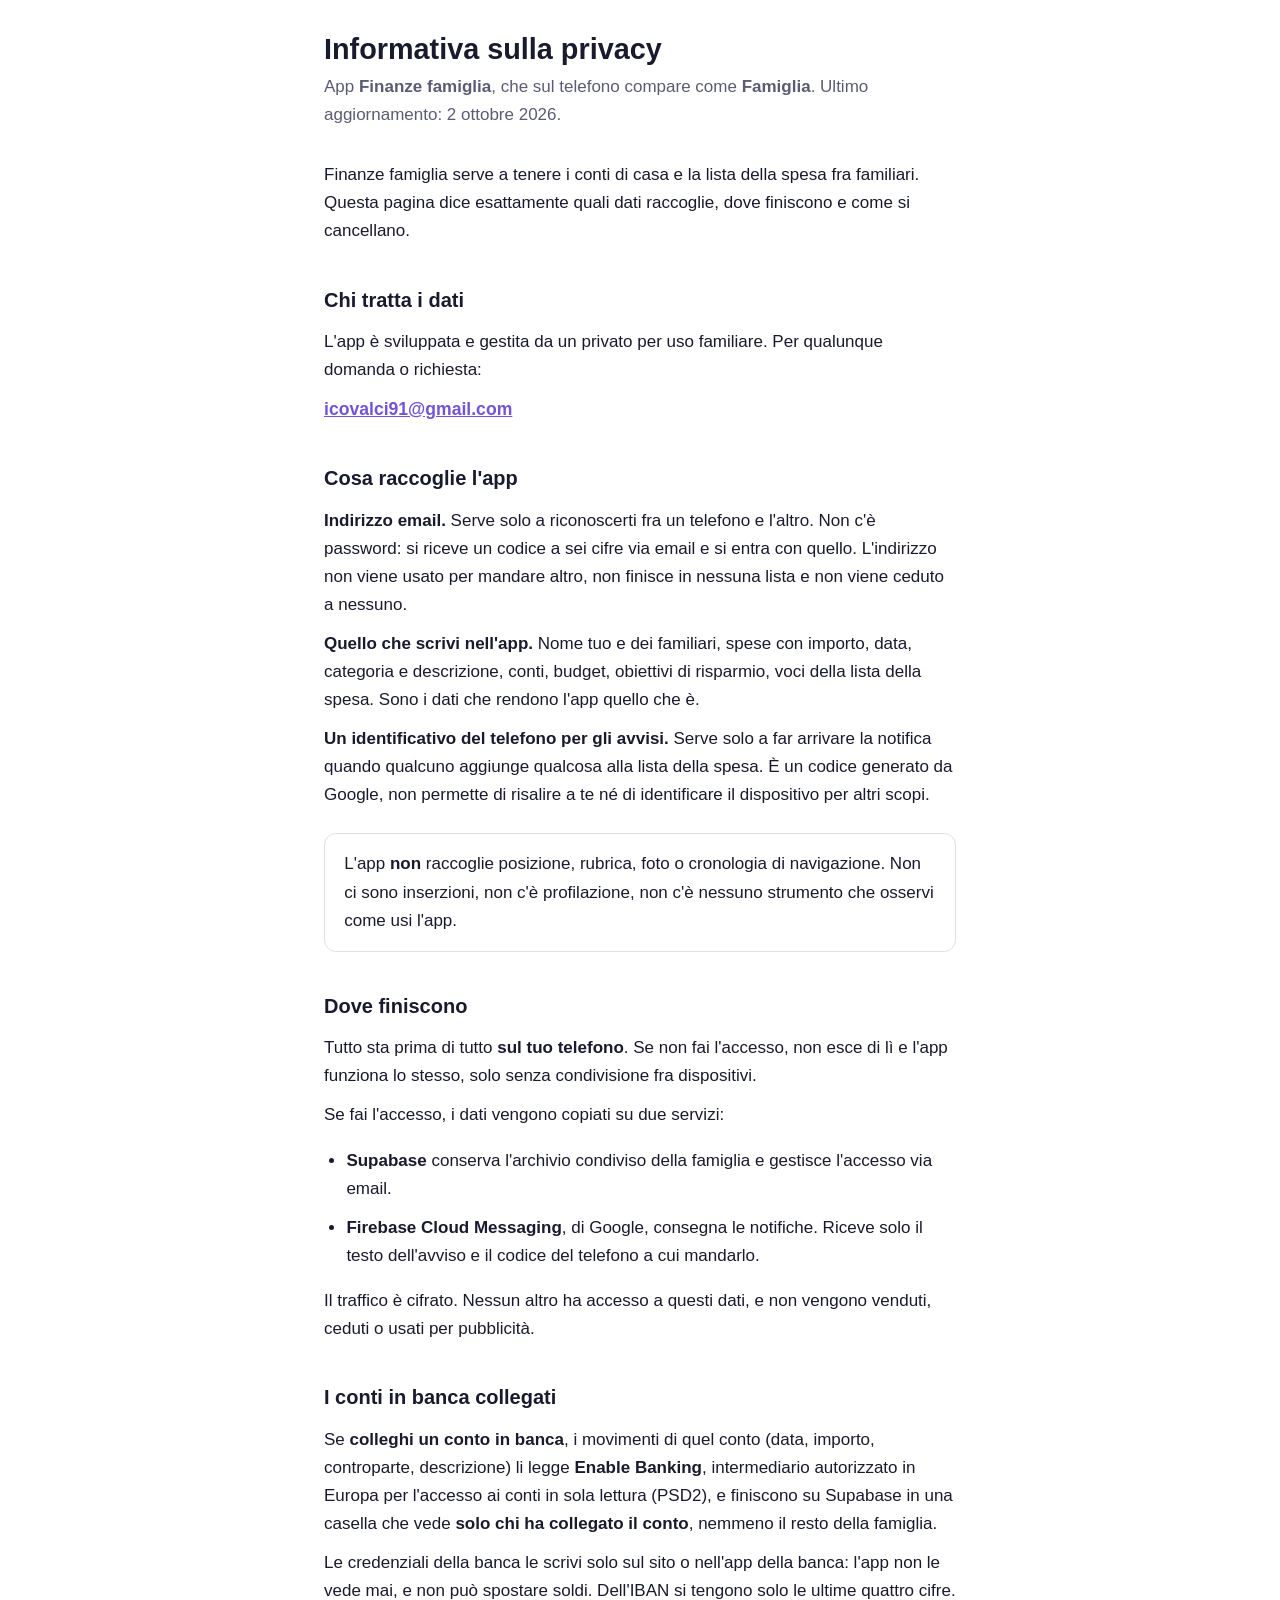
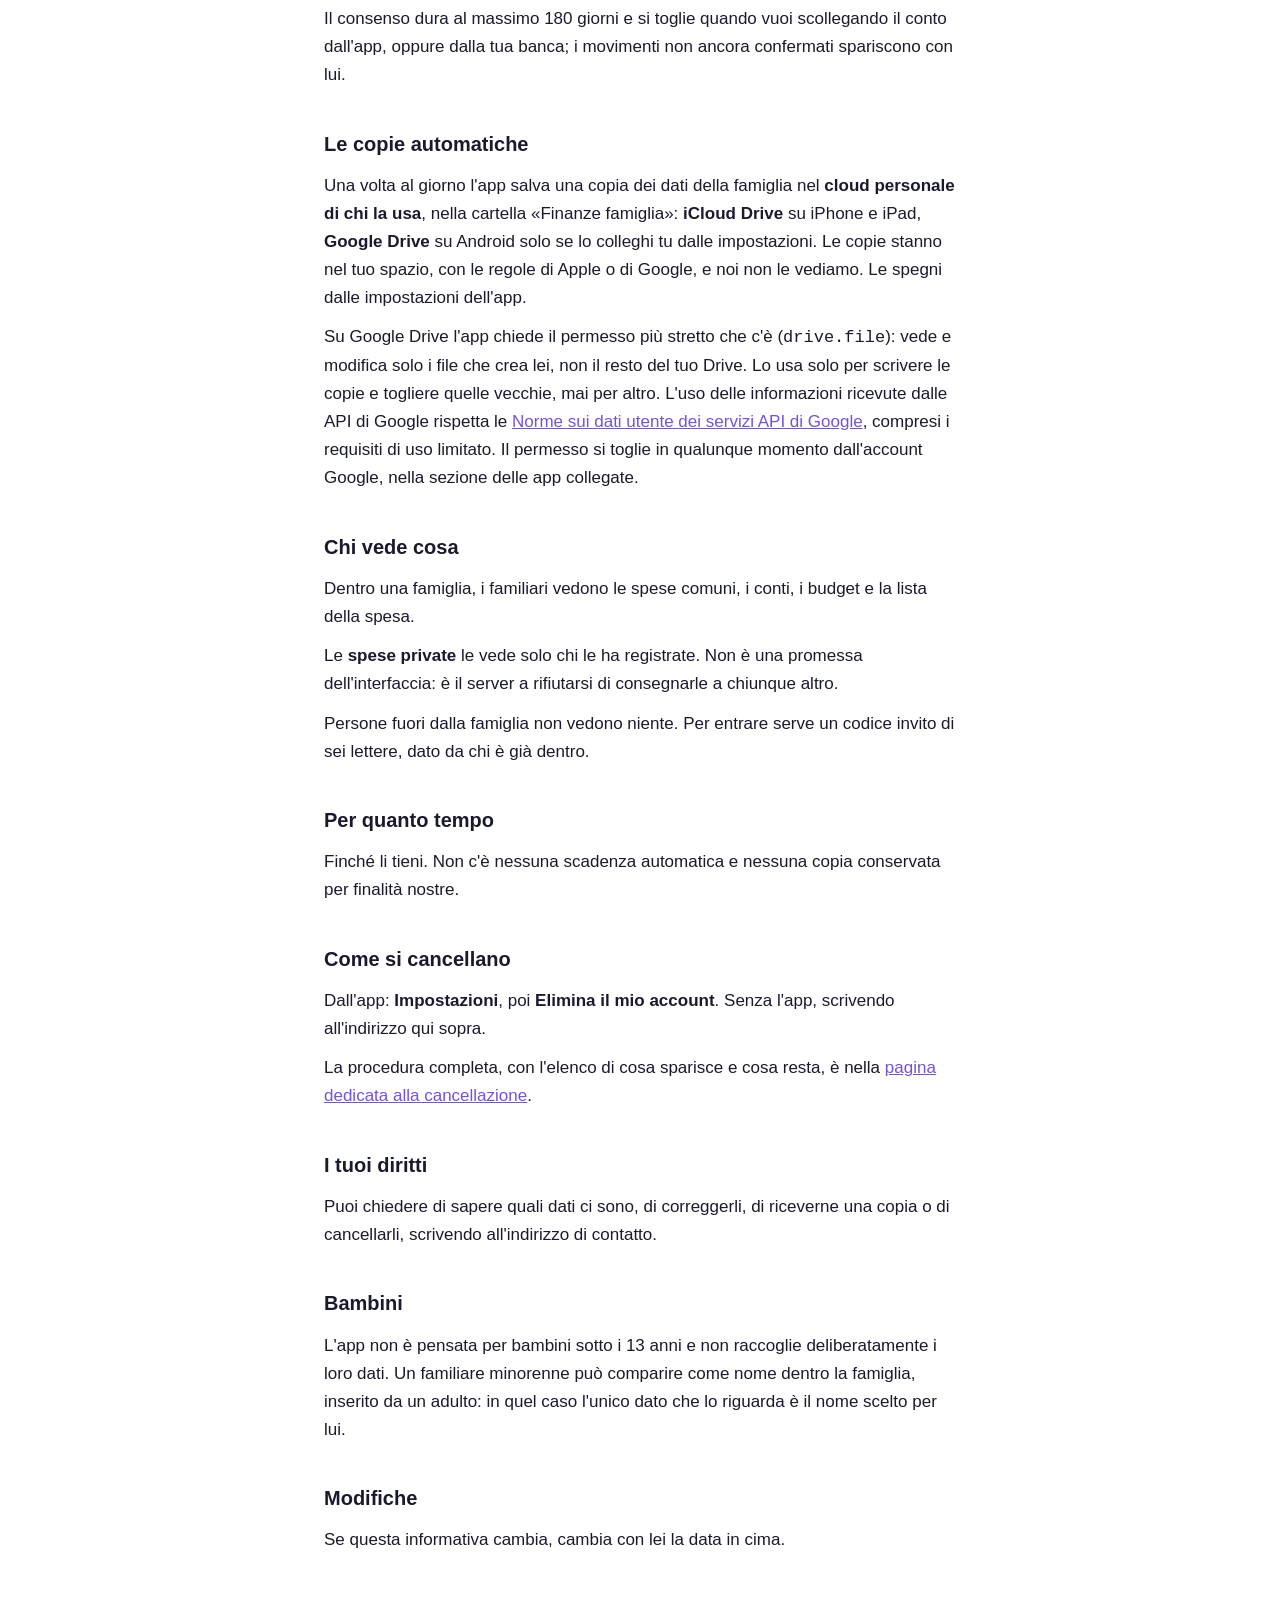
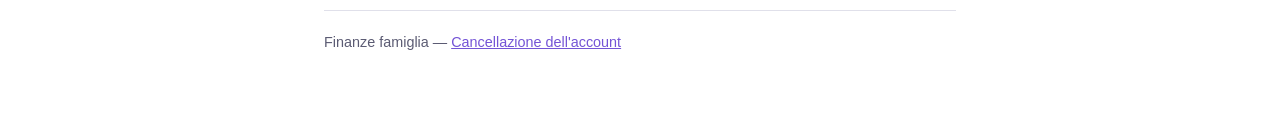
<file: index.html>
<!doctype html>
<html lang="it">
<head>
<meta charset="utf-8">
<meta name="viewport" content="width=device-width, initial-scale=1">
<title>Finanze famiglia — Informativa sulla privacy</title>
<link rel="stylesheet" href="stile.css">
</head>
<body>

<h1>Informativa sulla privacy</h1>
<p class="sottotitolo">
  App <strong>Finanze famiglia</strong>, che sul telefono compare come
  <strong>Famiglia</strong>. Ultimo aggiornamento: 2 ottobre 2026.
</p>

<p>
  Finanze famiglia serve a tenere i conti di casa e la lista della spesa fra
  familiari. Questa pagina dice esattamente quali dati raccoglie, dove
  finiscono e come si cancellano.
</p>

<h2>Chi tratta i dati</h2>
<p>
  L'app è sviluppata e gestita da un privato per uso familiare. Per qualunque
  domanda o richiesta:
</p>
<p class="contatto"><a href="mailto:icovalci91@gmail.com">icovalci91@gmail.com</a></p>

<h2>Cosa raccoglie l'app</h2>

<p>
  <strong>Indirizzo email.</strong> Serve solo a riconoscerti fra un telefono e
  l'altro. Non c'è password: si riceve un codice a sei cifre via email e si
  entra con quello. L'indirizzo non viene usato per mandare altro, non finisce
  in nessuna lista e non viene ceduto a nessuno.
</p>

<p>
  <strong>Quello che scrivi nell'app.</strong> Nome tuo e dei familiari, spese
  con importo, data, categoria e descrizione, conti, budget, obiettivi di
  risparmio, voci della lista della spesa. Sono i dati che rendono l'app quello
  che è.
</p>

<p>
  <strong>Un identificativo del telefono per gli avvisi.</strong> Serve solo a
  far arrivare la notifica quando qualcuno aggiunge qualcosa alla lista della
  spesa. È un codice generato da Google, non permette di risalire a te né di
  identificare il dispositivo per altri scopi.
</p>

<div class="riquadro">
  <p>
    L'app <strong>non</strong> raccoglie posizione, rubrica, foto o cronologia
    di navigazione. Non ci sono inserzioni, non c'è profilazione, non c'è
    nessuno strumento che osservi come usi l'app.
  </p>
</div>

<h2>Dove finiscono</h2>
<p>
  Tutto sta prima di tutto <strong>sul tuo telefono</strong>. Se non fai
  l'accesso, non esce di lì e l'app funziona lo stesso, solo senza condivisione
  fra dispositivi.
</p>
<p>Se fai l'accesso, i dati vengono copiati su due servizi:</p>
<ul>
  <li>
    <strong>Supabase</strong> conserva l'archivio condiviso della famiglia e
    gestisce l'accesso via email.
  </li>
  <li>
    <strong>Firebase Cloud Messaging</strong>, di Google, consegna le
    notifiche. Riceve solo il testo dell'avviso e il codice del telefono a cui
    mandarlo.
  </li>
</ul>
<p>
  Il traffico è cifrato. Nessun altro ha accesso a questi dati, e non vengono
  venduti, ceduti o usati per pubblicità.
</p>

<h2>I conti in banca collegati</h2>
<p>
  Se <strong>colleghi un conto in banca</strong>, i movimenti di quel conto
  (data, importo, controparte, descrizione) li legge
  <strong>Enable Banking</strong>, intermediario autorizzato in Europa per
  l'accesso ai conti in sola lettura (PSD2), e finiscono su Supabase in una
  casella che vede <strong>solo chi ha collegato il conto</strong>, nemmeno il
  resto della famiglia.
</p>
<p>
  Le credenziali della banca le scrivi solo sul sito o nell'app della banca:
  l'app non le vede mai, e non può spostare soldi. Dell'IBAN si tengono solo
  le ultime quattro cifre. Il consenso dura al massimo 180 giorni e si toglie
  quando vuoi scollegando il conto dall'app, oppure dalla tua banca; i
  movimenti non ancora confermati spariscono con lui.
</p>

<h2>Le copie automatiche</h2>
<p>
  Una volta al giorno l'app salva una copia dei dati della famiglia nel
  <strong>cloud personale di chi la usa</strong>, nella cartella
  «Finanze famiglia»: <strong>iCloud Drive</strong> su iPhone e iPad,
  <strong>Google Drive</strong> su Android solo se lo colleghi tu dalle
  impostazioni. Le copie stanno nel tuo spazio, con le regole di Apple o di
  Google, e noi non le vediamo. Le spegni dalle impostazioni dell'app.
</p>
<p>
  Su Google Drive l'app chiede il permesso più stretto che c'è
  (<code>drive.file</code>): vede e modifica solo i file che crea lei, non il
  resto del tuo Drive. Lo usa solo per scrivere le copie e togliere quelle
  vecchie, mai per altro. L'uso delle informazioni ricevute dalle API di Google
  rispetta le
  <a href="https://developers.google.com/terms/api-services-user-data-policy">Norme
  sui dati utente dei servizi API di Google</a>, compresi i requisiti di uso
  limitato. Il permesso si toglie in qualunque momento dall'account Google,
  nella sezione delle app collegate.
</p>

<h2>Chi vede cosa</h2>
<p>
  Dentro una famiglia, i familiari vedono le spese comuni, i conti, i budget e
  la lista della spesa.
</p>
<p>
  Le <strong>spese private</strong> le vede solo chi le ha registrate. Non è una
  promessa dell'interfaccia: è il server a rifiutarsi di consegnarle a chiunque
  altro.
</p>
<p>
  Persone fuori dalla famiglia non vedono niente. Per entrare serve un codice
  invito di sei lettere, dato da chi è già dentro.
</p>

<h2>Per quanto tempo</h2>
<p>
  Finché li tieni. Non c'è nessuna scadenza automatica e nessuna copia
  conservata per finalità nostre.
</p>

<h2>Come si cancellano</h2>
<p>
  Dall'app: <strong>Impostazioni</strong>, poi <strong>Elimina il mio
  account</strong>. Senza l'app, scrivendo all'indirizzo qui sopra.
</p>
<p>
  La procedura completa, con l'elenco di cosa sparisce e cosa resta, è nella
  <a href="cancellazione.html">pagina dedicata alla cancellazione</a>.
</p>

<h2>I tuoi diritti</h2>
<p>
  Puoi chiedere di sapere quali dati ci sono, di correggerli, di riceverne una
  copia o di cancellarli, scrivendo all'indirizzo di contatto.
</p>

<h2>Bambini</h2>
<p>
  L'app non è pensata per bambini sotto i 13 anni e non raccoglie
  deliberatamente i loro dati. Un familiare minorenne può comparire come nome
  dentro la famiglia, inserito da un adulto: in quel caso l'unico dato che lo
  riguarda è il nome scelto per lui.
</p>

<h2>Modifiche</h2>
<p>
  Se questa informativa cambia, cambia con lei la data in cima.
</p>

<footer>
  Finanze famiglia — <a href="cancellazione.html">Cancellazione dell'account</a>
</footer>

</body>
</html>
</file>
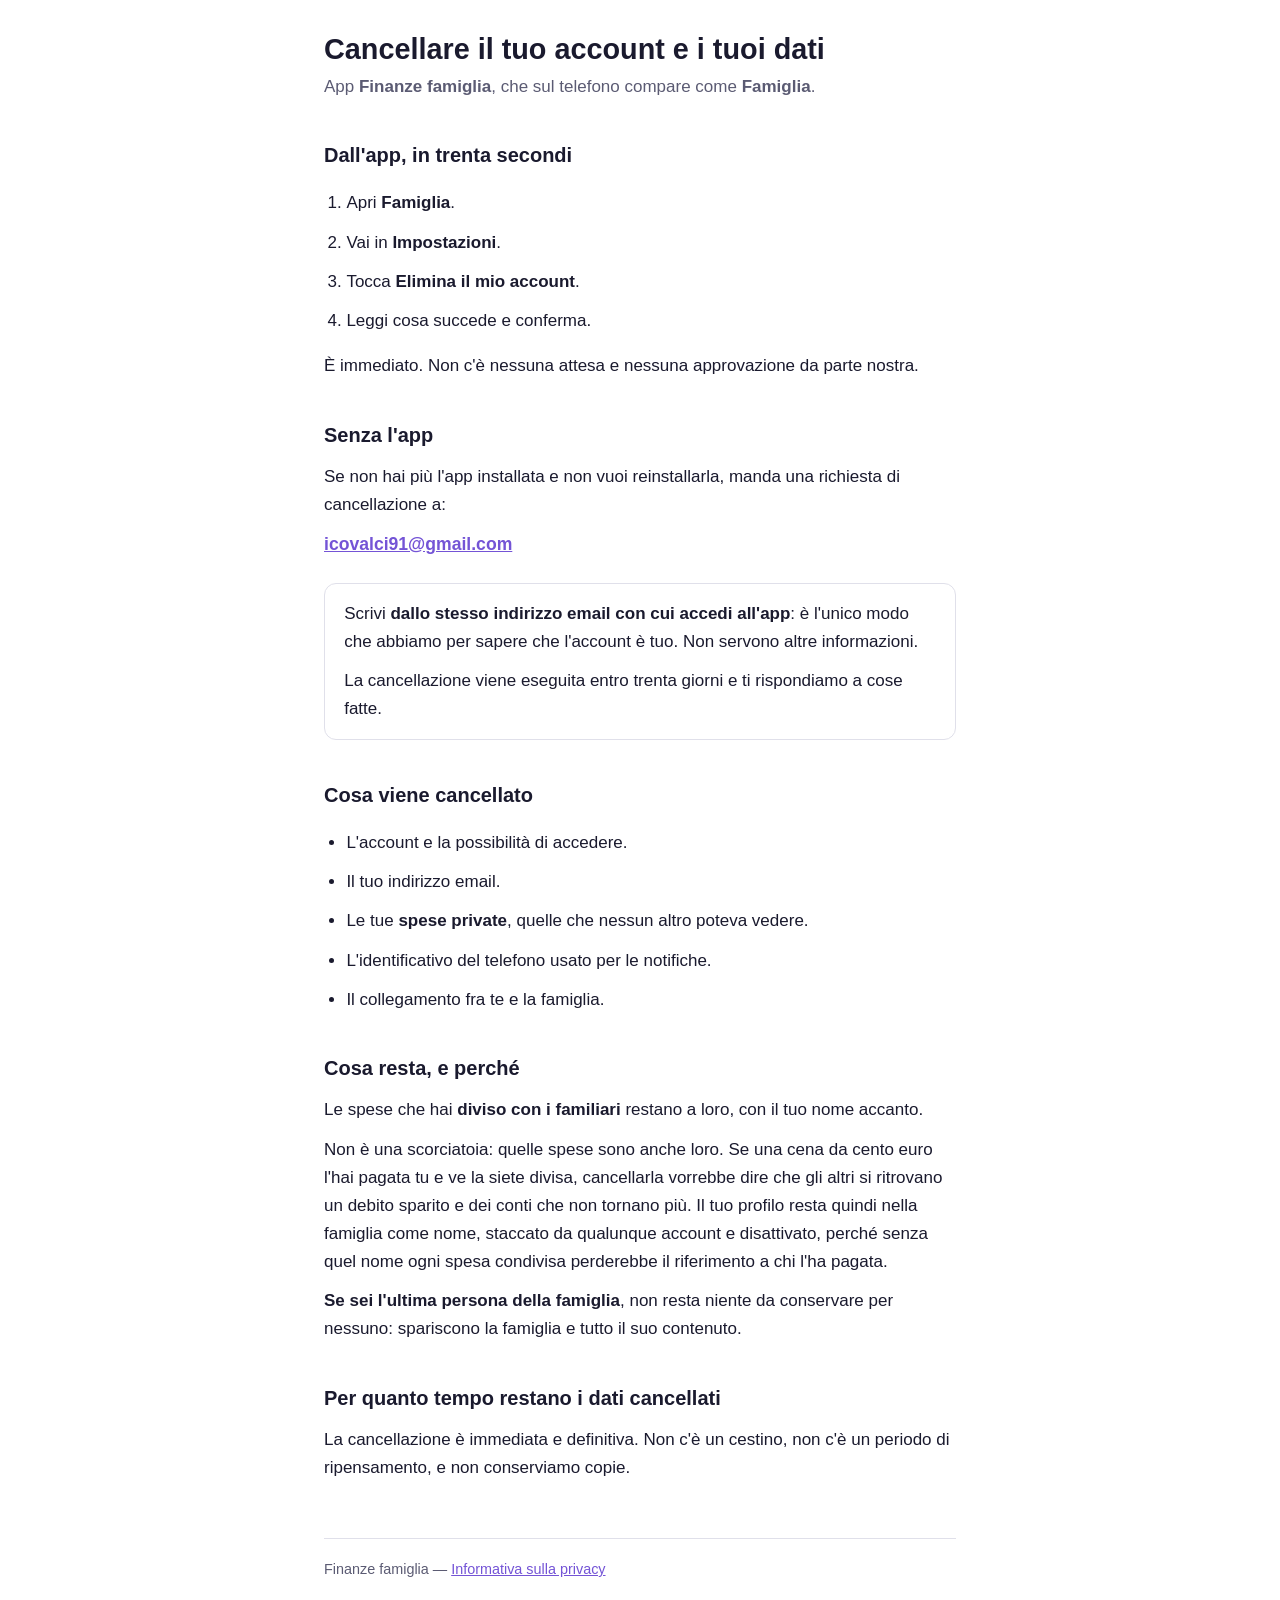
<file: cancellazione.html>
<!doctype html>
<html lang="it">
<head>
<meta charset="utf-8">
<meta name="viewport" content="width=device-width, initial-scale=1">
<title>Finanze famiglia — Cancellare account e dati</title>
<link rel="stylesheet" href="stile.css">
</head>
<body>

<h1>Cancellare il tuo account e i tuoi dati</h1>
<p class="sottotitolo">
  App <strong>Finanze famiglia</strong>, che sul telefono compare come
  <strong>Famiglia</strong>.
</p>

<h2>Dall'app, in trenta secondi</h2>
<ol>
  <li>Apri <strong>Famiglia</strong>.</li>
  <li>Vai in <strong>Impostazioni</strong>.</li>
  <li>Tocca <strong>Elimina il mio account</strong>.</li>
  <li>Leggi cosa succede e conferma.</li>
</ol>
<p>È immediato. Non c'è nessuna attesa e nessuna approvazione da parte nostra.</p>

<h2>Senza l'app</h2>
<p>
  Se non hai più l'app installata e non vuoi reinstallarla, manda una richiesta
  di cancellazione a:
</p>
<p class="contatto"><a href="mailto:icovalci91@gmail.com">icovalci91@gmail.com</a></p>
<div class="riquadro">
  <p>
    Scrivi <strong>dallo stesso indirizzo email con cui accedi all'app</strong>:
    è l'unico modo che abbiamo per sapere che l'account è tuo. Non servono altre
    informazioni.
  </p>
  <p>
    La cancellazione viene eseguita entro trenta giorni e ti rispondiamo a cose
    fatte.
  </p>
</div>

<h2>Cosa viene cancellato</h2>
<ul>
  <li>L'account e la possibilità di accedere.</li>
  <li>Il tuo indirizzo email.</li>
  <li>Le tue <strong>spese private</strong>, quelle che nessun altro poteva vedere.</li>
  <li>L'identificativo del telefono usato per le notifiche.</li>
  <li>Il collegamento fra te e la famiglia.</li>
</ul>

<h2>Cosa resta, e perché</h2>
<p>
  Le spese che hai <strong>diviso con i familiari</strong> restano a loro, con
  il tuo nome accanto.
</p>
<p>
  Non è una scorciatoia: quelle spese sono anche loro. Se una cena da cento euro
  l'hai pagata tu e ve la siete divisa, cancellarla vorrebbe dire che gli altri
  si ritrovano un debito sparito e dei conti che non tornano più. Il tuo profilo
  resta quindi nella famiglia come nome, staccato da qualunque account e
  disattivato, perché senza quel nome ogni spesa condivisa perderebbe il
  riferimento a chi l'ha pagata.
</p>
<p>
  <strong>Se sei l'ultima persona della famiglia</strong>, non resta niente da
  conservare per nessuno: spariscono la famiglia e tutto il suo contenuto.
</p>

<h2>Per quanto tempo restano i dati cancellati</h2>
<p>
  La cancellazione è immediata e definitiva. Non c'è un cestino, non c'è un
  periodo di ripensamento, e non conserviamo copie.
</p>

<footer>
  Finanze famiglia — <a href="index.html">Informativa sulla privacy</a>
</footer>

</body>
</html>
</file>
<file: stile.css>
/* Una pagina che deve solo essere leggibile, da chiunque e su qualunque
   schermo: nessuna libreria, nessun carattere da scaricare, nessuno script. */
:root {
  color-scheme: light dark;
  --sfondo: #ffffff;
  --testo: #1a1a2e;
  --tenue: #5b5b73;
  --bordo: #e0e0ea;
  --accento: #7454d6;
}
@media (prefers-color-scheme: dark) {
  :root {
    --sfondo: #12121c;
    --testo: #e8e8f0;
    --tenue: #a0a0b8;
    --bordo: #2a2a3a;
    --accento: #927eec;
  }
}
* { box-sizing: border-box; }
body {
  margin: 0 auto;
  padding: 2rem 1.25rem 4rem;
  max-width: 42rem;
  background: var(--sfondo);
  color: var(--testo);
  font: 17px/1.65 -apple-system, BlinkMacSystemFont, "Segoe UI", Roboto, sans-serif;
  overflow-wrap: break-word;
}
h1 { font-size: 1.8rem; line-height: 1.2; margin: 0 0 .4rem; }
h2 { font-size: 1.25rem; margin: 2.4rem 0 .6rem; }
h3 { font-size: 1.05rem; margin: 1.8rem 0 .4rem; }
p, li { margin: .7rem 0; }
ul, ol { padding-left: 1.4rem; }
a { color: var(--accento); }
strong { font-weight: 600; }
.sottotitolo { color: var(--tenue); margin: 0 0 2rem; }
.riquadro {
  border: 1px solid var(--bordo);
  border-radius: 12px;
  padding: 1rem 1.2rem;
  margin: 1.5rem 0;
}
.riquadro p:first-child { margin-top: 0; }
.riquadro p:last-child { margin-bottom: 0; }
.contatto {
  font-size: 1.1rem;
  font-weight: 600;
  word-break: break-all;
}
footer {
  margin-top: 3.5rem;
  padding-top: 1.2rem;
  border-top: 1px solid var(--bordo);
  color: var(--tenue);
  font-size: .9rem;
}
</file>
